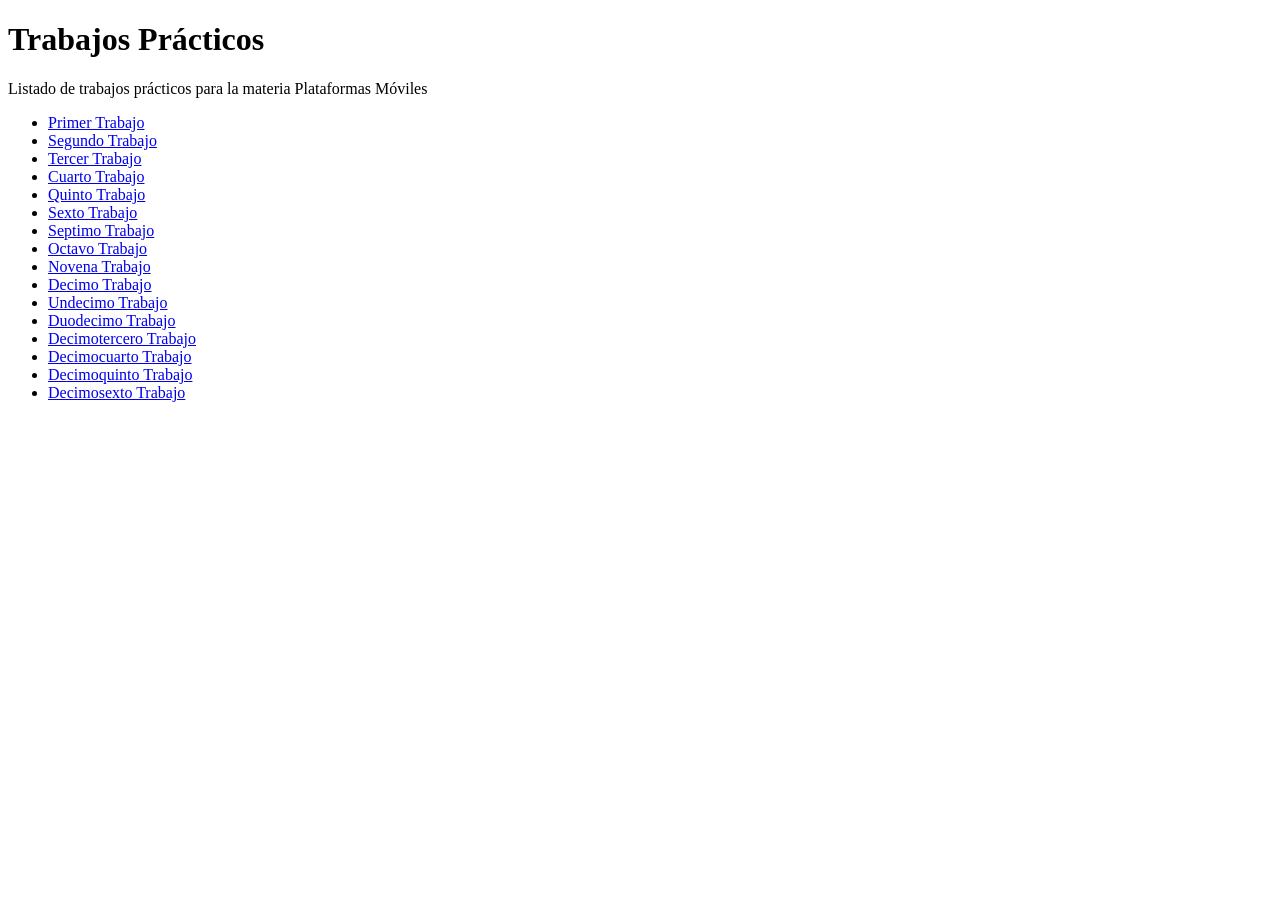
<file: index.html>
<!DOCTYPE html>
<html>
   <head>
      <title>Hola Mundo!</title>
   </head>
   <body>
     <h1>Trabajos Prácticos</h1>
     <p>Listado de trabajos prácticos para la materia Plataformas Móviles</p>
     <ul>
      <li><a href="tp-1">Primer Trabajo</a></li>
      <li><a href="tp-2">Segundo Trabajo</a></li>
      <li><a href="tp-3">Tercer Trabajo</a></li>
      <li><a href="tp-4">Cuarto Trabajo</a></li>
      <li><a href="tp-5">Quinto Trabajo</a></li>
      <li><a href="tp-6">Sexto Trabajo</a></li>
      <li><a href="tp-7">Septimo Trabajo</a></li>
      <li><a href="tp-8">Octavo Trabajo</a></li>
      <li><a href="tp-9">Novena Trabajo</a></li>
      <li><a href="tp-10">Decimo Trabajo</a></li>
      <li><a href="tp-11">Undecimo Trabajo</a></li>
      <li><a href="tp-12">Duodecimo Trabajo</a></li>
      <li><a href="tp-13">Decimotercero Trabajo</a></li>
      <li><a href="tp-14">Decimocuarto Trabajo</a></li>
      <li><a href="tp-15">Decimoquinto Trabajo</a></li>
      <li><a href="tp-16">Decimosexto Trabajo</a></li>
     </ul>
   </body>
</html>
</file>
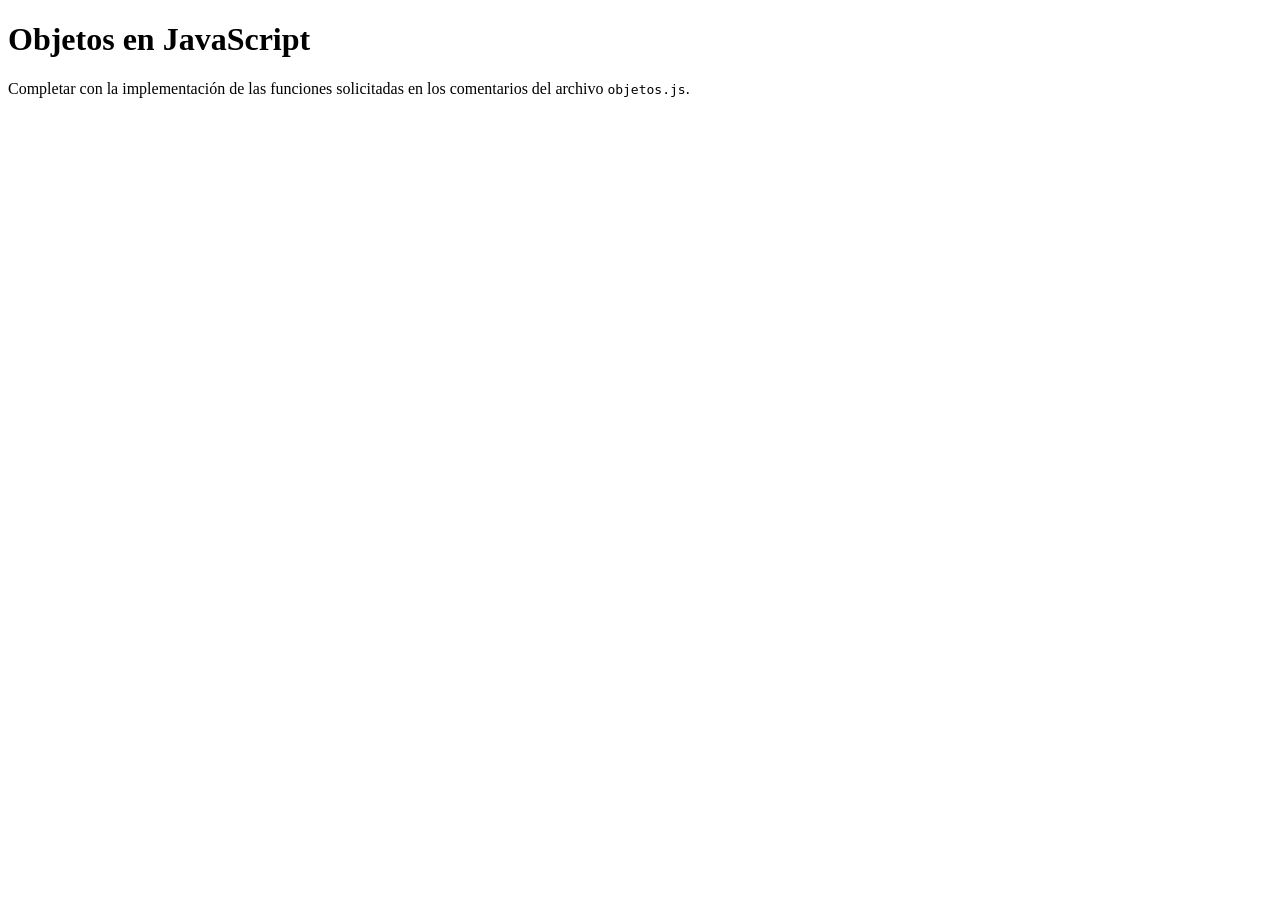
<file: tp-10/index.html>
<!DOCTYPE html>
<html>
<head>
    <meta charset="utf-8">
    <meta name="viewport" content="width=device-width, initial-scale=1">
    <title>Objetos en JavaScript</title>
</head>
<body>
    <h1>Objetos en JavaScript</h1>
    <p>Completar con la implementación de las funciones solicitadas en los comentarios del archivo <code>objetos.js</code>.</p>
    <script src="objetos.js"></script>
</body>
</html>
</file>
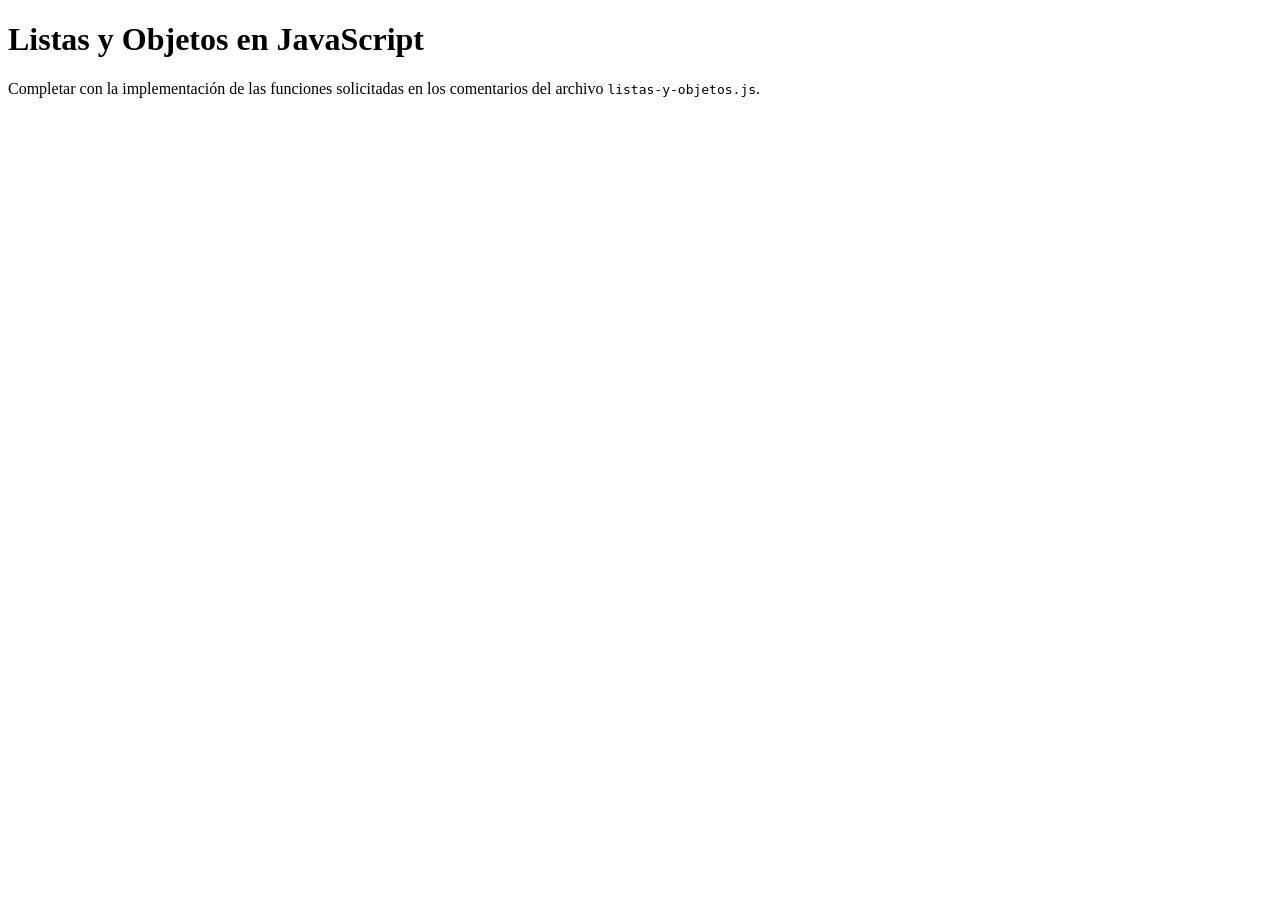
<file: tp-11/index.html>
<!DOCTYPE html>
<html>
<head>
    <meta charset="utf-8">
    <meta name="viewport" content="width=device-width, initial-scale=1">
    <title>Listas y Objetos en JavaScript</title>
</head>
<body>
    <h1>Listas y Objetos en JavaScript</h1>
    <p>Completar con la implementación de las funciones solicitadas en los comentarios del archivo <code>listas-y-objetos.js</code>.</p>
   <script src="listas-y-objetos.js"></script>
</body>
</html>
</file>
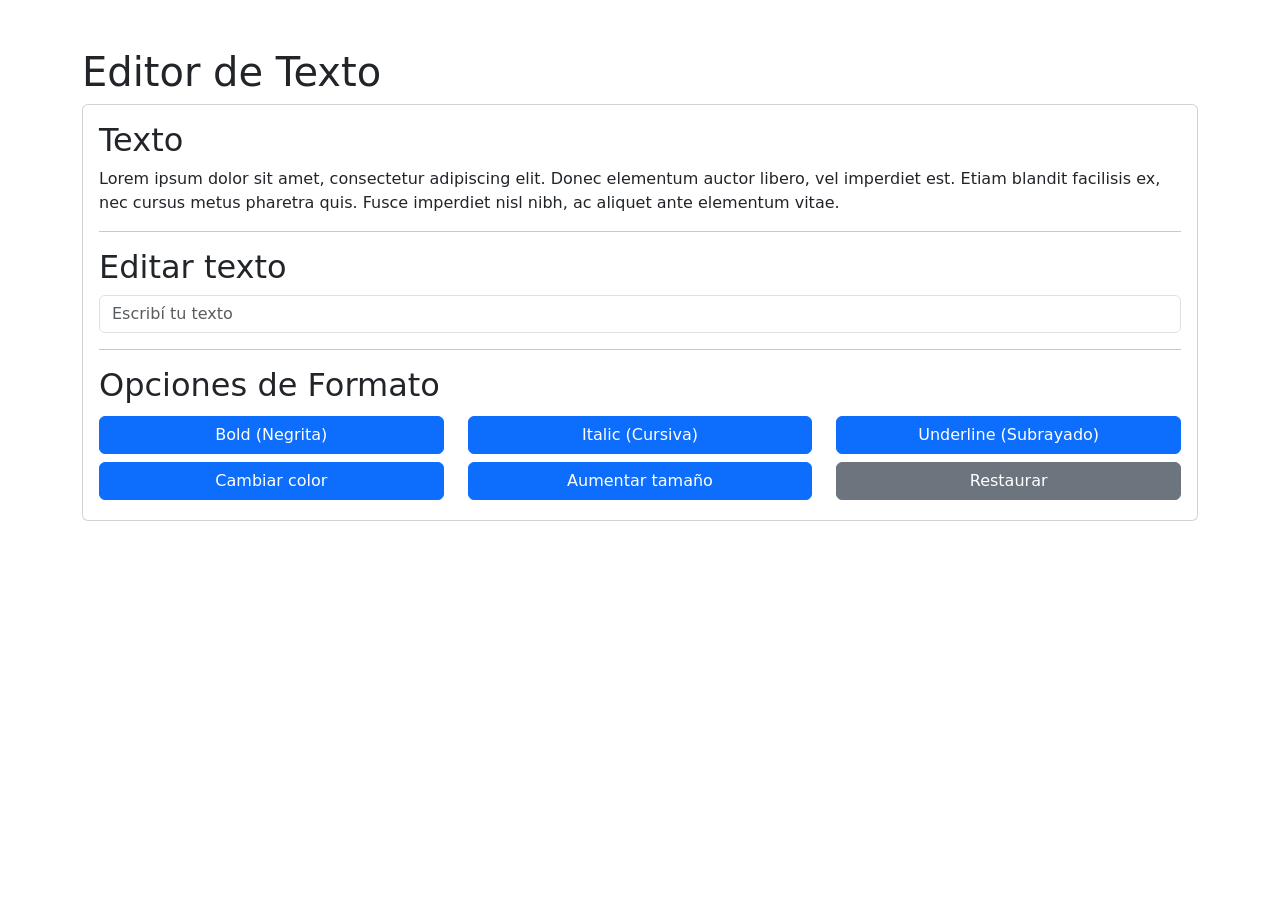
<file: tp-12/index.html>
<!DOCTYPE html>
<html>
<head>
    <meta charset="utf-8">
    <meta name="viewport" content="width=device-width, initial-scale=1">
    <title>Editor de Texto - DOM y JavaScript</title>

    <link href="https://cdn.jsdelivr.net/npm/bootstrap@5.3.6/dist/css/bootstrap.min.css"
        rel="stylesheet"
        integrity="sha384-4Q6Gf2aSP4eDXB8Miphtr37CMZZQ5oXLH2yaXMJ2w8e2ZtHTl7GptT4jmndRuHDT"
        crossorigin="anonymous">
</head>

<body>

    <div class="container my-1 my-sm-2 my-md-4 my-lg-5">

        <h1>Editor de Texto</h1>

        <div class="card">
            <div class="card-body">

                <h2>Texto</h2>

                <p class="texto" id="texto">
                    Lorem ipsum dolor sit amet, consectetur adipiscing elit. Donec elementum auctor libero, vel imperdiet est. Etiam blandit facilisis ex, nec cursus metus pharetra quis. Fusce imperdiet nisl nibh, ac aliquet ante elementum vitae.
                </p>

                <hr class="hr">

                <h2>Editar texto</h2>

                <input
                    type="text"
                    id="input-texto"
                    class="form-control"
                    placeholder="Escribí tu texto"
                >

                <hr>

                <h2>Opciones de Formato</h2>

                <div class="row">

                    <div class="col-12 col-md-4 my-1">
                        <button
                            id="btn-negrita"
                            class="btn d-block w-100 btn-primary"
                            data-formato="negrita">
                            Bold (Negrita)
                        </button>
                    </div>

                    <div class="col-12 col-md-4 my-1">
                        <button
                            id="btn-cursiva"
                            class="btn d-block w-100 btn-primary"
                            data-formato="cursiva">
                            Italic (Cursiva)
                        </button>
                    </div>

                    <div class="col-12 col-md-4 my-1">
                        <button
                            id="btn-subrayado"
                            class="btn d-block w-100 btn-primary"
                            data-formato="subrayado">
                            Underline (Subrayado)
                        </button>
                    </div>

                    <div class="col-12 col-md-4 my-1">
                        <button
                            id="btn-color"
                            class="btn d-block w-100 btn-primary">
                            Cambiar color
                        </button>
                    </div>

                    <div class="col-12 col-md-4 my-1">
                        <button
                            id="btn-tamaño"
                            class="btn d-block w-100 btn-primary">
                            Aumentar tamaño
                        </button>
                    </div>

                    <div class="col-12 col-md-4 my-1">
                        <button
                            id="btn-restaurar"
                            class="btn d-block w-100 btn-secondary">
                            Restaurar
                        </button>
                    </div>

                </div>

            </div>
        </div>
    </div>


    <script src="https://cdn.jsdelivr.net/npm/bootstrap@5.3.6/dist/js/bootstrap.bundle.min.js"
        integrity="sha384-j1CDi7MgGQ12Z7Qab0qlWQ/Qqz24Gc6BM0thvEMVjHnfYGF0rmFCozFSxQBxwHKO"
        crossorigin="anonymous">
    </script>


    <script type="text/javascript">

        // Elemento donde aparece el texto
        const texto = document.querySelector("#texto");

        // Input para modificar el texto
        const inputTexto = document.querySelector("#input-texto");


        /**
         * funcionNegrita()
         * Activa o desactiva la negrita.
         */
        function funcionNegrita() {

            if (texto.style.fontWeight === "bold") {

                texto.style.fontWeight = "normal";

                document.querySelector("#btn-negrita").textContent =
                    "Bold (Desactivado)";

            } else {

                texto.style.fontWeight = "bold";

                document.querySelector("#btn-negrita").textContent =
                    "Bold (Activado)";
            }
        }


        /**
         * funcionCursiva()
         * Activa o desactiva la cursiva.
         */
        function funcionCursiva() {

            if (texto.style.fontStyle === "italic") {

                texto.style.fontStyle = "normal";

                document.querySelector("#btn-cursiva").textContent =
                    "Italic (Desactivado)";

            } else {

                texto.style.fontStyle = "italic";

                document.querySelector("#btn-cursiva").textContent =
                    "Italic (Activado)";
            }
        }


        /**
         * funcionSubrayado()
         * Activa o desactiva el subrayado.
         */
        function funcionSubrayado() {

            if (texto.style.textDecoration === "underline") {

                texto.style.textDecoration = "none";

                document.querySelector("#btn-subrayado").textContent =
                    "Underline (Desactivado)";

            } else {

                texto.style.textDecoration = "underline";

                document.querySelector("#btn-subrayado").textContent =
                    "Underline (Activado)";
            }
        }


        /**
         * Cambiar color
         */
        function cambiarColor() {

            if (texto.style.color === "red") {

                texto.style.color = "black";

                document.querySelector("#btn-color").textContent =
                    "Cambiar color";

            } else {

                texto.style.color = "red";

                document.querySelector("#btn-color").textContent =
                    "Color activado";
            }
        }


        /**
         * Cambiar tamaño
         */
        function cambiarTamaño() {

            let tamañoActual = parseInt(
                window.getComputedStyle(texto).fontSize
            );

            texto.style.fontSize = (tamañoActual + 2) + "px";
        }


        /**
         * Editar texto
         */
        inputTexto.addEventListener("input", function() {

            texto.textContent = inputTexto.value;

        });


        /**
         * Restaurar texto
         */
        function restaurar() {

            texto.textContent =
                "Lorem ipsum dolor sit amet, consectetur adipiscing elit. Donec elementum auctor libero, vel imperdiet est. Etiam blandit facilisis ex, nec cursus metus pharetra quis. Fusce imperdiet nisl nibh, ac aliquet ante elementum vitae.";

            texto.style.fontWeight = "normal";
            texto.style.fontStyle = "normal";
            texto.style.textDecoration = "none";
            texto.style.color = "black";
            texto.style.fontSize = "";

            inputTexto.value = "";

            document.querySelector("#btn-negrita").textContent =
                "Bold (Negrita)";

            document.querySelector("#btn-cursiva").textContent =
                "Italic (Cursiva)";

            document.querySelector("#btn-subrayado").textContent =
                "Underline (Subrayado)";

            document.querySelector("#btn-color").textContent =
                "Cambiar color";
        }


        /**
         * Handler de los botones originales
         */
        function handlerBoton(e) {

            const funcionBoton = e.target.dataset.formato;

            switch (funcionBoton) {

                case 'negrita':
                    funcionNegrita();
                    break;

                case 'cursiva':
                    funcionCursiva();
                    break;

                case 'subrayado':
                    funcionSubrayado();
                    break;
            }
        }


        // Botones originales
        document
            .querySelectorAll('button[data-formato]')
            .forEach(e => e.addEventListener('click', handlerBoton));


        // Botón color
        document
            .querySelector("#btn-color")
            .addEventListener("click", cambiarColor);


        // Botón tamaño
        document
            .querySelector("#btn-tamaño")
            .addEventListener("click", cambiarTamaño);


        // Botón restaurar
        document
            .querySelector("#btn-restaurar")
            .addEventListener("click", restaurar);

    </script>

</body>
</html>
</file>
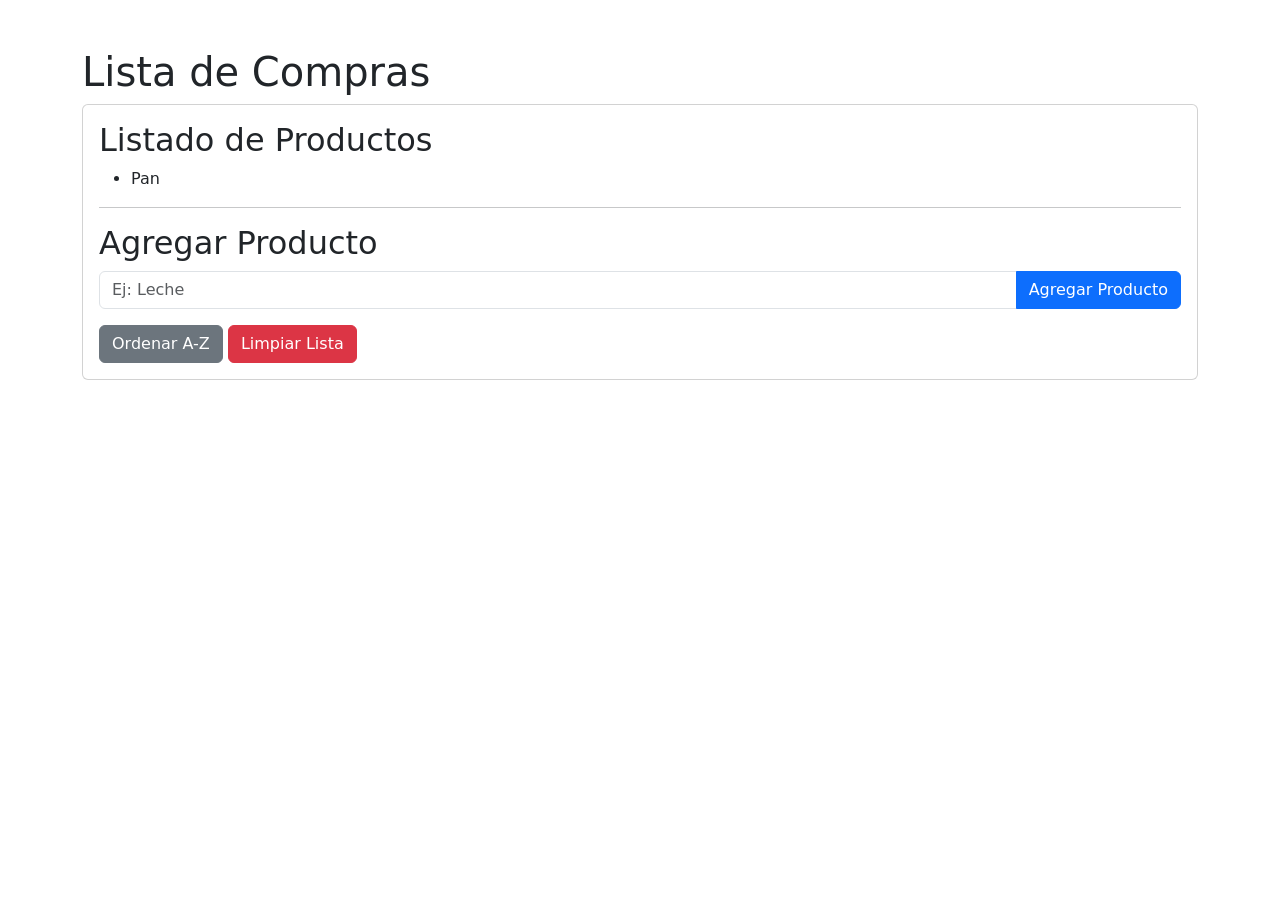
<file: tp-13/index.html>
<!DOCTYPE html>
<html>
<head>
    <meta charset="utf-8">
    <meta name="viewport" content="width=device-width, initial-scale=1">
    <title>Lista de Compras - DOM y JavaScript</title>

    <link href="https://cdn.jsdelivr.net/npm/bootstrap@5.3.6/dist/css/bootstrap.min.css"
        rel="stylesheet"
        integrity="sha384-4Q6Gf2aSP4eDXB8Miphtr37CMZZQ5oXLH2yaXMJ2w8e2ZtHTl7GptT4jmndRuHDT"
        crossorigin="anonymous">
</head>

<body>

    <div class="container my-1 my-sm-2 my-md-4 my-lg-5">

        <h1>Lista de Compras</h1>

        <div class="card">
            <div class="card-body">

                <h2>Listado de Productos</h2>

                <ul id="lista-productos">
                    <li>Pan</li>
                </ul>

                <hr class="hr">

                <h2>Agregar Producto</h2>

                <form id="form-producto">

                    <div class="input-group mb-3">

                        <input
                            type="text"
                            class="form-control"
                            aria-label="Nombre del Producto"
                            placeholder="Ej: Leche"
                        >

                        <button
                            class="btn btn-primary"
                            type="submit">
                            Agregar Producto
                        </button>

                    </div>

                </form>

                <div class="mt-3">

                    <button
                        id="btn-ordenar"
                        class="btn btn-secondary">
                        Ordenar A-Z
                    </button>

                    <button
                        id="btn-limpiar"
                        class="btn btn-danger">
                        Limpiar Lista
                    </button>

                </div>

            </div>
        </div>

    </div>


    <script src="https://cdn.jsdelivr.net/npm/bootstrap@5.3.6/dist/js/bootstrap.bundle.min.js"
        integrity="sha384-j1CDi7MgGQ12Z7Qab0qlWQ/Qqz24Gc6BM0thvEMVjHnfYGF0rmFCozFSxQBxwHKO"
        crossorigin="anonymous">
    </script>


    <script type="text/javascript">

        // Obtener la lista del HTML
        const listaProductos = document.querySelector("#lista-productos");


        /**
         * agregarProducto()
         * Agrega un nuevo producto a la lista.
         */
        function agregarProducto(nombreProducto) {

            // Evitamos agregar productos vacíos
            if (nombreProducto.trim() === "") {
                return;
            }

            // Crear un nuevo elemento li
            const nuevoProducto = document.createElement("li");

            nuevoProducto.classList.add(
                "d-flex",
                "justify-content-between",
                "align-items-center",
                "mb-2"
            );

            // Crear el texto del producto
            const textoProducto = document.createElement("span");

            textoProducto.textContent = nombreProducto;

            // Marcar producto como comprado
            textoProducto.addEventListener("click", function() {

                if (textoProducto.style.textDecoration === "line-through") {
                    textoProducto.style.textDecoration = "none";
                } else {
                    textoProducto.style.textDecoration = "line-through";
                }

                guardarLista();

            });


            // Botón editar
            const botonEditar = document.createElement("button");

            botonEditar.textContent = "Editar";

            botonEditar.classList.add(
                "btn",
                "btn-warning",
                "btn-sm",
                "me-2"
            );


            botonEditar.addEventListener("click", function() {

                const nuevoNombre = prompt(
                    "Ingrese el nuevo nombre:",
                    textoProducto.textContent
                );

                if (
                    nuevoNombre !== null &&
                    nuevoNombre.trim() !== ""
                ) {

                    textoProducto.textContent =
                        nuevoNombre.trim();

                    guardarLista();
                }

            });


            // Botón eliminar
            const botonEliminar = document.createElement("button");

            botonEliminar.textContent = "Eliminar";

            botonEliminar.classList.add(
                "btn",
                "btn-danger",
                "btn-sm"
            );


            botonEliminar.addEventListener("click", function() {

                nuevoProducto.remove();

                guardarLista();

            });


            // Contenedor de botones
            const botones = document.createElement("div");

            botones.appendChild(botonEditar);
            botones.appendChild(botonEliminar);


            // Agregar elementos al li
            nuevoProducto.appendChild(textoProducto);
            nuevoProducto.appendChild(botones);


            // Agregar el producto a la lista
            listaProductos.appendChild(nuevoProducto);


            // Guardar en localStorage
            guardarLista();
        }


        /**
         * Handler del formulario
         */
        function handlerFormulario(evento) {

            evento.preventDefault();

            const input = evento.target.querySelector("input");

            const nombreProducto = input.value;

            input.value = "";

            agregarProducto(nombreProducto);
        }


        /**
         * Limpiar toda la lista
         */
        function limpiarLista() {

            listaProductos.innerHTML = "";

            guardarLista();
        }


        /**
         * Ordenar productos alfabéticamente
         */
        function ordenarProductos() {

            const productos =
                Array.from(listaProductos.children);

            productos.sort(function(a, b) {

                const nombreA =
                    a.querySelector("span").textContent.toLowerCase();

                const nombreB =
                    b.querySelector("span").textContent.toLowerCase();

                return nombreA.localeCompare(nombreB);
            });


            productos.forEach(function(producto) {

                listaProductos.appendChild(producto);

            });

            guardarLista();
        }


        /**
         * Guardar la lista en localStorage
         */
        function guardarLista() {

            const productos = [];

            listaProductos.querySelectorAll("li").forEach(
                function(producto) {

                    const texto =
                        producto.querySelector("span");

                    productos.push({
                        nombre: texto.textContent,
                        comprado:
                            texto.style.textDecoration === "line-through"
                    });

                }
            );

            localStorage.setItem(
                "listaCompras",
                JSON.stringify(productos)
            );
        }


        /**
         * Cargar la lista desde localStorage
         */
        function cargarLista() {

            const datos =
                localStorage.getItem("listaCompras");

            if (datos === null) {
                return;
            }


            const productos = JSON.parse(datos);

            listaProductos.innerHTML = "";


            productos.forEach(function(producto) {

                agregarProducto(producto.nombre);

                const ultimoProducto =
                    listaProductos.lastElementChild;

                const texto =
                    ultimoProducto.querySelector("span");


                if (producto.comprado) {

                    texto.style.textDecoration =
                        "line-through";
                }

            });

        }


        // Evento del formulario
        document
            .querySelector("#form-producto")
            .addEventListener(
                "submit",
                handlerFormulario
            );


        // Botón ordenar
        document
            .querySelector("#btn-ordenar")
            .addEventListener(
                "click",
                ordenarProductos
            );


        // Botón limpiar
        document
            .querySelector("#btn-limpiar")
            .addEventListener(
                "click",
                limpiarLista
            );


        // Cargar productos guardados
        cargarLista();

    </script>

</body>
</html>
</file>
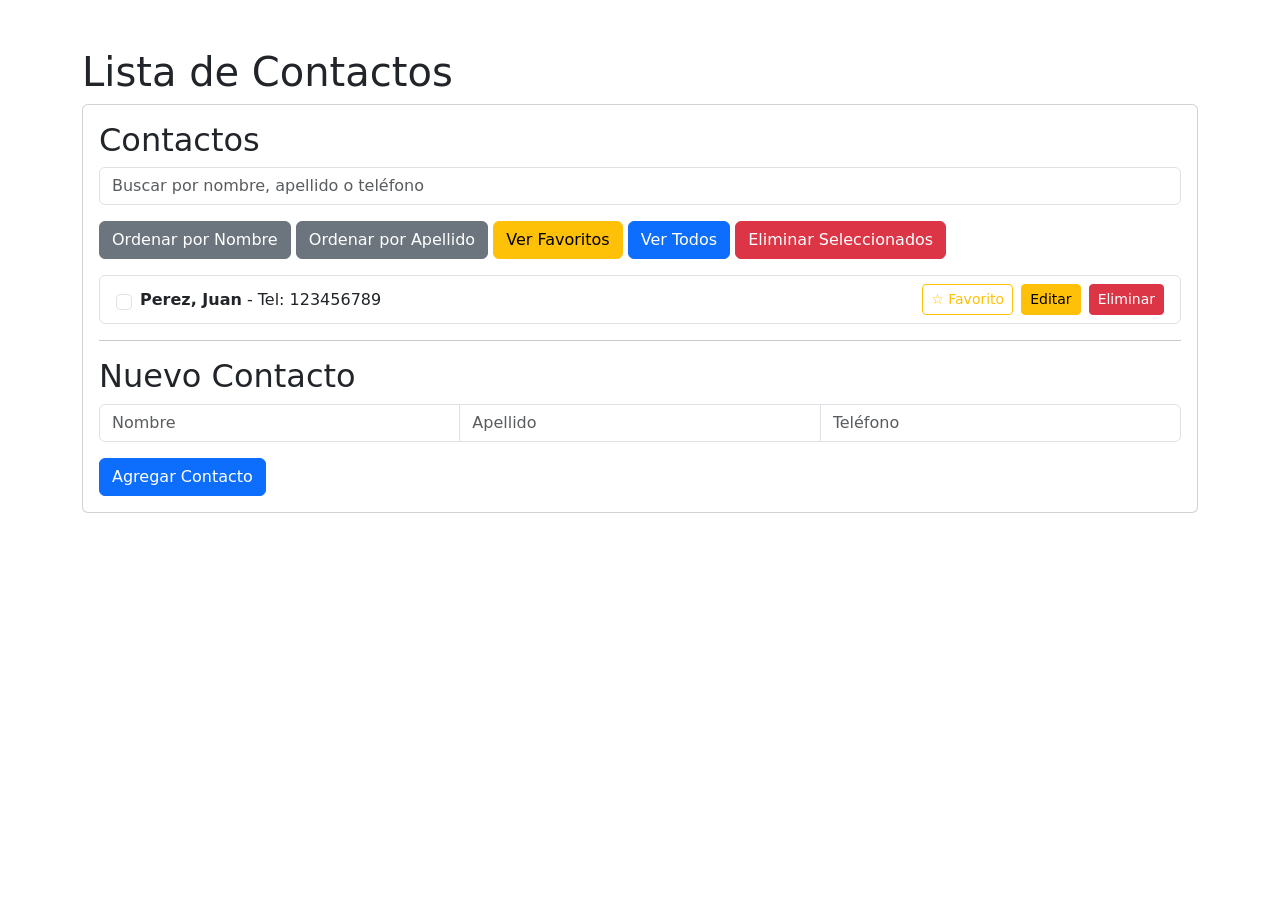
<file: tp-14/index.html>
<!DOCTYPE html>
<html>
<head>
    <meta charset="utf-8">
    <meta name="viewport" content="width=device-width, initial-scale=1">
    <title>Lista de Contactos - DOM y JavaScript</title>

    <link href="https://cdn.jsdelivr.net/npm/bootstrap@5.3.6/dist/css/bootstrap.min.css"
        rel="stylesheet"
        integrity="sha384-4Q6Gf2aSP4eDXB8Miphtr37CMZZQ5oXLH2yaXMJ2w8e2ZtHTl7GptT4jmndRuHDT"
        crossorigin="anonymous">
</head>

<body>

    <div class="container my-1 my-sm-2 my-md-4 my-lg-5">

        <h1>Lista de Contactos</h1>

        <div class="card">
            <div class="card-body">

                <h2>Contactos</h2>

                <!-- Buscador -->
                <input
                    type="text"
                    id="buscador"
                    class="form-control mb-3"
                    placeholder="Buscar por nombre, apellido o teléfono"
                >

                <!-- Opciones de orden -->
                <div class="mb-3">

                    <button
                        id="ordenar-nombre"
                        class="btn btn-secondary">
                        Ordenar por Nombre
                    </button>

                    <button
                        id="ordenar-apellido"
                        class="btn btn-secondary">
                        Ordenar por Apellido
                    </button>

                    <button
                        id="mostrar-favoritos"
                        class="btn btn-warning">
                        Ver Favoritos
                    </button>

                    <button
                        id="mostrar-todos"
                        class="btn btn-primary">
                        Ver Todos
                    </button>

                    <button
                        id="eliminar-seleccionados"
                        class="btn btn-danger">
                        Eliminar Seleccionados
                    </button>

                </div>

                <ul id="lista-contactos" class="list-group"></ul>

                <hr class="hr">

                <h2>Nuevo Contacto</h2>

                <form id="form-producto">

                    <div class="input-group mb-3">

                        <input
                            type="text"
                            class="form-control"
                            name="nombre"
                            id="input-nombre"
                            placeholder="Nombre"
                            aria-label="Nombre"
                        >

                        <input
                            type="text"
                            class="form-control"
                            name="apellido"
                            id="input-apellido"
                            placeholder="Apellido"
                            aria-label="Apellido"
                        >

                        <input
                            type="text"
                            class="form-control"
                            name="telefono"
                            id="input-telefono"
                            placeholder="Teléfono"
                            aria-label="Teléfono"
                        >

                    </div>

                    <button
                        class="btn btn-primary"
                        type="submit">
                        Agregar Contacto
                    </button>

                </form>

            </div>
        </div>

    </div>


    <script src="https://cdn.jsdelivr.net/npm/bootstrap@5.3.6/dist/js/bootstrap.bundle.min.js"
        integrity="sha384-j1CDi7MgGQ12Z7Qab0qlWQ/Qqz24Gc6BM0thvEMVjHnfYGF0rmFCozFSxQBxwHKO"
        crossorigin="anonymous">
    </script>


    <script type="text/javascript">

        let contactos = [
            {
                nombre: 'Juan',
                apellido: 'Perez',
                telefono: '123456789',
                favorito: false
            }
        ];


        // Variable para saber si estamos mostrando solamente favoritos
        let soloFavoritos = false;


        /**
         * agregarContacto()
         * Agrega un nuevo contacto a la lista.
         */
        function agregarContacto(nombre, apellido, telefono) {

            if (
                nombre.trim() === "" ||
                apellido.trim() === "" ||
                telefono.trim() === ""
            ) {
                alert("Completá todos los campos.");
                return;
            }


            const nuevoContacto = {
                nombre: nombre.trim(),
                apellido: apellido.trim(),
                telefono: telefono.trim(),
                favorito: false
            };


            contactos.push(nuevoContacto);

            mostrarListado();
        }


        /**
         * mostrarListado()
         * Muestra todos los contactos en el DOM.
         */
        function mostrarListado() {

            const lista =
                document.querySelector("#lista-contactos");

            lista.innerHTML = "";


            const textoBusqueda =
                document.querySelector("#buscador").value.toLowerCase();


            contactos.forEach(function(contacto, indice) {

                // Filtrar favoritos
                if (soloFavoritos && !contacto.favorito) {
                    return;
                }


                // Filtrar por buscador
                const datosContacto =
                    (
                        contacto.nombre +
                        " " +
                        contacto.apellido +
                        " " +
                        contacto.telefono
                    ).toLowerCase();


                if (!datosContacto.includes(textoBusqueda)) {
                    return;
                }


                // Crear elemento
                const elemento =
                    document.createElement("li");

                elemento.classList.add(
                    "list-group-item",
                    "d-flex",
                    "justify-content-between",
                    "align-items-center"
                );


                // Checkbox
                const checkbox =
                    document.createElement("input");

                checkbox.type = "checkbox";

                checkbox.classList.add(
                    "form-check-input",
                    "me-2",
                    "checkbox-contacto"
                );

                checkbox.dataset.indice = indice;


                // Información del contacto
                const informacion =
                    document.createElement("span");

                informacion.innerHTML =
                    "<strong>" +
                    contacto.apellido +
                    ", " +
                    contacto.nombre +
                    "</strong>" +
                    " - Tel: " +
                    contacto.telefono;


                // Botón favorito
                const botonFavorito =
                    document.createElement("button");

                botonFavorito.classList.add(
                    "btn",
                    "btn-sm",
                    "me-2"
                );


                if (contacto.favorito) {

                    botonFavorito.textContent =
                        "★ Favorito";

                    botonFavorito.classList.add(
                        "btn-warning"
                    );

                } else {

                    botonFavorito.textContent =
                        "☆ Favorito";

                    botonFavorito.classList.add(
                        "btn-outline-warning"
                    );
                }


                botonFavorito.addEventListener(
                    "click",
                    function() {

                        contacto.favorito =
                            !contacto.favorito;

                        mostrarListado();
                    }
                );


                // Botón editar
                const botonEditar =
                    document.createElement("button");

                botonEditar.textContent =
                    "Editar";

                botonEditar.classList.add(
                    "btn",
                    "btn-warning",
                    "btn-sm",
                    "me-2"
                );


                botonEditar.addEventListener(
                    "click",
                    function() {

                        const nuevoNombre =
                            prompt(
                                "Nuevo nombre:",
                                contacto.nombre
                            );

                        if (nuevoNombre === null) {
                            return;
                        }


                        const nuevoApellido =
                            prompt(
                                "Nuevo apellido:",
                                contacto.apellido
                            );

                        if (nuevoApellido === null) {
                            return;
                        }


                        const nuevoTelefono =
                            prompt(
                                "Nuevo teléfono:",
                                contacto.telefono
                            );

                        if (nuevoTelefono === null) {
                            return;
                        }


                        if (
                            nuevoNombre.trim() !== "" &&
                            nuevoApellido.trim() !== "" &&
                            nuevoTelefono.trim() !== ""
                        ) {

                            contacto.nombre =
                                nuevoNombre.trim();

                            contacto.apellido =
                                nuevoApellido.trim();

                            contacto.telefono =
                                nuevoTelefono.trim();

                            mostrarListado();
                        }

                    }
                );


                // Botón eliminar
                const botonEliminar =
                    document.createElement("button");

                botonEliminar.textContent =
                    "Eliminar";

                botonEliminar.classList.add(
                    "btn",
                    "btn-danger",
                    "btn-sm"
                );


                botonEliminar.addEventListener(
                    "click",
                    function() {

                        contactos.splice(indice, 1);

                        mostrarListado();
                    }
                );


                // Contenedor de botones
                const botones =
                    document.createElement("div");

                botones.appendChild(botonFavorito);
                botones.appendChild(botonEditar);
                botones.appendChild(botonEliminar);


                // Contenedor de información
                const izquierda =
                    document.createElement("div");

                izquierda.classList.add(
                    "d-flex",
                    "align-items-center"
                );

                izquierda.appendChild(checkbox);
                izquierda.appendChild(informacion);


                // Agregar elementos al li
                elemento.appendChild(izquierda);
                elemento.appendChild(botones);


                lista.appendChild(elemento);

            });

        }


        /**
         * Ordenar por nombre
         */
        function ordenarPorNombre() {

            contactos.sort(function(a, b) {

                return a.nombre.localeCompare(
                    b.nombre
                );

            });

            mostrarListado();
        }


        /**
         * Ordenar por apellido
         */
        function ordenarPorApellido() {

            contactos.sort(function(a, b) {

                return a.apellido.localeCompare(
                    b.apellido
                );

            });

            mostrarListado();
        }


        /**
         * Mostrar solamente favoritos
         */
        function mostrarFavoritos() {

            soloFavoritos = true;

            mostrarListado();
        }


        /**
         * Mostrar todos
         */
        function mostrarTodos() {

            soloFavoritos = false;

            mostrarListado();
        }


        /**
         * Eliminar contactos seleccionados
         */
        function eliminarSeleccionados() {

            const checkboxes =
                document.querySelectorAll(
                    ".checkbox-contacto:checked"
                );


            const indices = [];


            checkboxes.forEach(function(checkbox) {

                indices.push(
                    parseInt(checkbox.dataset.indice)
                );

            });


            // Eliminamos desde el último hacia el primero
            indices
                .sort(function(a, b) {
                    return b - a;
                })
                .forEach(function(indice) {

                    contactos.splice(indice, 1);

                });


            mostrarListado();
        }


        /**
         * Buscar contactos
         */
        document
            .querySelector("#buscador")
            .addEventListener(
                "input",
                function() {

                    mostrarListado();

                }
            );


        /**
         * Formulario
         */
        function handlerFormulario(e) {

            e.preventDefault();

            const inputNombre =
                e.target.querySelector(
                    "#input-nombre"
                );

            const inputApellido =
                e.target.querySelector(
                    "#input-apellido"
                );

            const inputTelefono =
                e.target.querySelector(
                    "#input-telefono"
                );


            const nombre =
                inputNombre.value;

            const apellido =
                inputApellido.value;

            const telefono =
                inputTelefono.value;


            inputNombre.value = "";
            inputApellido.value = "";
            inputTelefono.value = "";


            agregarContacto(
                nombre,
                apellido,
                telefono
            );
        }


        // Eventos
        document
            .querySelector("form")
            .addEventListener(
                "submit",
                handlerFormulario
            );


        document
            .querySelector("#ordenar-nombre")
            .addEventListener(
                "click",
                ordenarPorNombre
            );


        document
            .querySelector("#ordenar-apellido")
            .addEventListener(
                "click",
                ordenarPorApellido
            );


        document
            .querySelector("#mostrar-favoritos")
            .addEventListener(
                "click",
                mostrarFavoritos
            );


        document
            .querySelector("#mostrar-todos")
            .addEventListener(
                "click",
                mostrarTodos
            );


        document
            .querySelector("#eliminar-seleccionados")
            .addEventListener(
                "click",
                eliminarSeleccionados
            );


        // Mostrar el contacto inicial
        mostrarListado();

    </script>

</body>
</html>
</file>
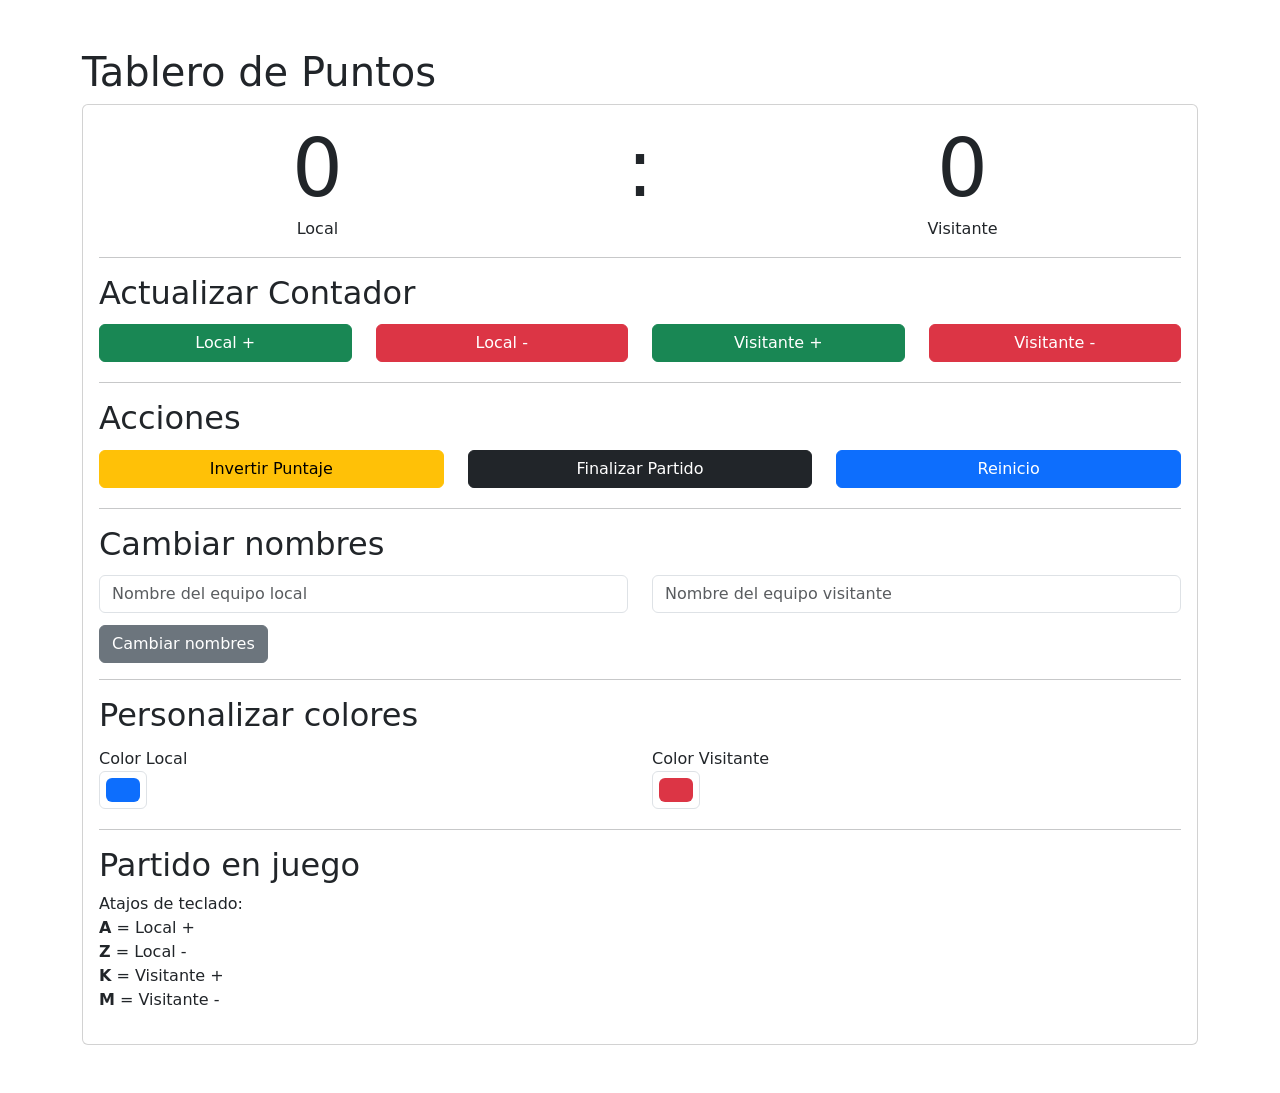
<file: tp-15/index.html>
<!DOCTYPE html>
<html>
<head>
    <meta charset="utf-8">
    <meta name="viewport" content="width=device-width, initial-scale=1">
    <title>Tablero de Puntos - DOM y JavaScript</title>

    <link href="https://cdn.jsdelivr.net/npm/bootstrap@5.3.6/dist/css/bootstrap.min.css"
        rel="stylesheet"
        integrity="sha384-4Q6Gf2aSP4eDXB8Miphtr37CMZZQ5oXLH2yaXMJ2w8e2ZtHTl7GptT4jmndRuHDT"
        crossorigin="anonymous">
</head>

<body>

    <div class="container my-1 my-sm-2 my-md-4 my-lg-5">

        <h1>Tablero de Puntos</h1>

        <div class="card">

            <div class="card-body">

                <!-- TABLERO -->
                <div class="row text-center">

                    <div class="col-5">

                        <span
                            id="puntaje-local"
                            class="display-1">
                            0
                        </span>

                        <p
                            id="nombre-local"
                            class="m-0">
                            Local
                        </p>

                    </div>


                    <div class="col-2">

                        <span class="display-1">
                            :
                        </span>

                    </div>


                    <div class="col-5">

                        <span
                            id="puntaje-visitante"
                            class="display-1">
                            0
                        </span>

                        <p
                            id="nombre-visitante"
                            class="m-0">
                            Visitante
                        </p>

                    </div>

                </div>


                <hr class="hr">


                <!-- ACTUALIZAR CONTADOR -->
                <h2>Actualizar Contador</h2>

                <div class="row">

                    <div class="col-6 col-md-3 my-1">

                        <button
                            id="sumar-local"
                            class="btn d-block w-100 btn-success">
                            Local +
                        </button>

                    </div>


                    <div class="col-6 col-md-3 my-1">

                        <button
                            id="restar-local"
                            class="btn d-block w-100 btn-danger">
                            Local -
                        </button>

                    </div>


                    <div class="col-6 col-md-3 my-1">

                        <button
                            id="sumar-visitante"
                            class="btn d-block w-100 btn-success">
                            Visitante +
                        </button>

                    </div>


                    <div class="col-6 col-md-3 my-1">

                        <button
                            id="restar-visitante"
                            class="btn d-block w-100 btn-danger">
                            Visitante -
                        </button>

                    </div>

                </div>


                <hr>


                <!-- OTRAS ACCIONES -->

                <h2>Acciones</h2>

                <div class="row">

                    <div class="col-12 col-md-4 my-1">

                        <button
                            id="invertir"
                            class="btn btn-warning d-block w-100">
                            Invertir Puntaje
                        </button>

                    </div>


                    <div class="col-12 col-md-4 my-1">

                        <button
                            id="finalizar"
                            class="btn btn-dark d-block w-100">
                            Finalizar Partido
                        </button>

                    </div>


                    <div class="col-12 col-md-4 my-1">

                        <button
                            id="reiniciar"
                            class="btn btn-primary d-block w-100">
                            Reinicio
                        </button>

                    </div>

                </div>


                <hr>


                <!-- BONUS: NOMBRES -->

                <h2>Cambiar nombres</h2>

                <div class="row">

                    <div class="col-md-6 my-1">

                        <input
                            id="input-local"
                            type="text"
                            class="form-control"
                            placeholder="Nombre del equipo local">

                    </div>


                    <div class="col-md-6 my-1">

                        <input
                            id="input-visitante"
                            type="text"
                            class="form-control"
                            placeholder="Nombre del equipo visitante">

                    </div>

                </div>


                <button
                    id="cambiar-nombres"
                    class="btn btn-secondary mt-2">
                    Cambiar nombres
                </button>


                <hr>


                <!-- BONUS: COLORES -->

                <h2>Personalizar colores</h2>

                <div class="row">

                    <div class="col-md-6 my-1">

                        <label for="color-local">
                            Color Local
                        </label>

                        <input
                            id="color-local"
                            type="color"
                            class="form-control form-control-color"
                            value="#0d6efd">

                    </div>


                    <div class="col-md-6 my-1">

                        <label for="color-visitante">
                            Color Visitante
                        </label>

                        <input
                            id="color-visitante"
                            type="color"
                            class="form-control form-control-color"
                            value="#dc3545">

                    </div>

                </div>


                <hr>


                <!-- ESTADO -->

                <h2 id="estado">
                    Partido en juego
                </h2>

                <p>
                    Atajos de teclado:
                    <br>
                    <strong>A</strong> = Local +
                    <br>
                    <strong>Z</strong> = Local -
                    <br>
                    <strong>K</strong> = Visitante +
                    <br>
                    <strong>M</strong> = Visitante -
                </p>

            </div>

        </div>

    </div>


    <script src="https://cdn.jsdelivr.net/npm/bootstrap@5.3.6/dist/js/bootstrap.bundle.min.js"
        integrity="sha384-j1CDi7MgGQ12Z7Qab0qlWQ/Qqz24Gc6BM0thvEMVjHnfYGF0rmFCozFSxQBxwHKO"
        crossorigin="anonymous">
    </script>


    <script>

        // Puntos iniciales
        let puntosLocal = 0;
        let puntosVisitante = 0;

        // Estado del partido
        let partidoFinalizado = false;


        // Elementos del DOM
        const puntajeLocal =
            document.querySelector("#puntaje-local");

        const puntajeVisitante =
            document.querySelector("#puntaje-visitante");

        const estado =
            document.querySelector("#estado");


        // Botones
        const sumarLocal =
            document.querySelector("#sumar-local");

        const restarLocal =
            document.querySelector("#restar-local");

        const sumarVisitante =
            document.querySelector("#sumar-visitante");

        const restarVisitante =
            document.querySelector("#restar-visitante");


        /**
         * Actualizar tablero
         */
        function actualizarTablero() {

            puntajeLocal.textContent =
                puntosLocal;

            puntajeVisitante.textContent =
                puntosVisitante;

        }


        /**
         * Sumar punto al Local
         */
        function sumarPuntoLocal() {

            if (partidoFinalizado) {
                return;
            }

            puntosLocal++;

            actualizarTablero();
        }


        /**
         * Restar punto al Local
         */
        function restarPuntoLocal() {

            if (partidoFinalizado) {
                return;
            }

            if (puntosLocal > 0) {
                puntosLocal--;
            }

            actualizarTablero();
        }


        /**
         * Sumar punto al Visitante
         */
        function sumarPuntoVisitante() {

            if (partidoFinalizado) {
                return;
            }

            puntosVisitante++;

            actualizarTablero();
        }


        /**
         * Restar punto al Visitante
         */
        function restarPuntoVisitante() {

            if (partidoFinalizado) {
                return;
            }

            if (puntosVisitante > 0) {
                puntosVisitante--;
            }

            actualizarTablero();
        }


        /**
         * Invertir puntaje
         */
        function invertirPuntaje() {

            if (partidoFinalizado) {
                return;
            }

            let temporal = puntosLocal;

            puntosLocal =
                puntosVisitante;

            puntosVisitante =
                temporal;

            actualizarTablero();
        }


        /**
         * Finalizar partido
         */
        function finalizarPartido() {

            partidoFinalizado = true;

            estado.textContent =
                "Partido finalizado";

            estado.classList.add(
                "text-danger"
            );


            sumarLocal.disabled = true;
            restarLocal.disabled = true;
            sumarVisitante.disabled = true;
            restarVisitante.disabled = true;

        }


        /**
         * Reiniciar tablero
         */
        function reiniciarTablero() {

            puntosLocal = 0;

            puntosVisitante = 0;

            partidoFinalizado = false;

            actualizarTablero();

            estado.textContent =
                "Partido en juego";

            estado.classList.remove(
                "text-danger"
            );


            sumarLocal.disabled = false;
            restarLocal.disabled = false;
            sumarVisitante.disabled = false;
            restarVisitante.disabled = false;

        }


        /**
         * Cambiar nombres
         */
        function cambiarNombres() {

            const inputLocal =
                document.querySelector("#input-local");

            const inputVisitante =
                document.querySelector("#input-visitante");


            const nombreLocal =
                document.querySelector("#nombre-local");

            const nombreVisitante =
                document.querySelector("#nombre-visitante");


            if (inputLocal.value.trim() !== "") {

                nombreLocal.textContent =
                    inputLocal.value.trim();

            }


            if (inputVisitante.value.trim() !== "") {

                nombreVisitante.textContent =
                    inputVisitante.value.trim();

            }


            inputLocal.value = "";
            inputVisitante.value = "";

        }


        /**
         * Cambiar color del Local
         */
        function cambiarColorLocal() {

            const color =
                document.querySelector("#color-local").value;

            document.querySelector("#nombre-local").style.color =
                color;

            puntajeLocal.style.color =
                color;

        }


        /**
         * Cambiar color del Visitante
         */
        function cambiarColorVisitante() {

            const color =
                document.querySelector("#color-visitante").value;

            document.querySelector("#nombre-visitante").style.color =
                color;

            puntajeVisitante.style.color =
                color;

        }


        // Eventos de los botones

        sumarLocal.addEventListener(
            "click",
            sumarPuntoLocal
        );

        restarLocal.addEventListener(
            "click",
            restarPuntoLocal
        );

        sumarVisitante.addEventListener(
            "click",
            sumarPuntoVisitante
        );

        restarVisitante.addEventListener(
            "click",
            restarPuntoVisitante
        );


        document.querySelector("#invertir")
            .addEventListener(
                "click",
                invertirPuntaje
            );


        document.querySelector("#finalizar")
            .addEventListener(
                "click",
                finalizarPartido
            );


        document.querySelector("#reiniciar")
            .addEventListener(
                "click",
                reiniciarTablero
            );


        document.querySelector("#cambiar-nombres")
            .addEventListener(
                "click",
                cambiarNombres
            );


        document.querySelector("#color-local")
            .addEventListener(
                "input",
                cambiarColorLocal
            );


        document.querySelector("#color-visitante")
            .addEventListener(
                "input",
                cambiarColorVisitante
            );


        /**
         * Atajos de teclado
         */
        document.addEventListener(
            "keydown",
            function(evento) {

                // Si estamos escribiendo en un input,
                // no usamos los atajos
                if (
                    evento.target.tagName === "INPUT"
                ) {
                    return;
                }


                switch (
                    evento.key.toLowerCase()
                ) {

                    case "a":
                        sumarPuntoLocal();
                        break;

                    case "z":
                        restarPuntoLocal();
                        break;

                    case "k":
                        sumarPuntoVisitante();
                        break;

                    case "m":
                        restarPuntoVisitante();
                        break;

                }

            }
        );


        // Mostrar tablero inicialmente
        actualizarTablero();

    </script>

</body>
</html>
</file>
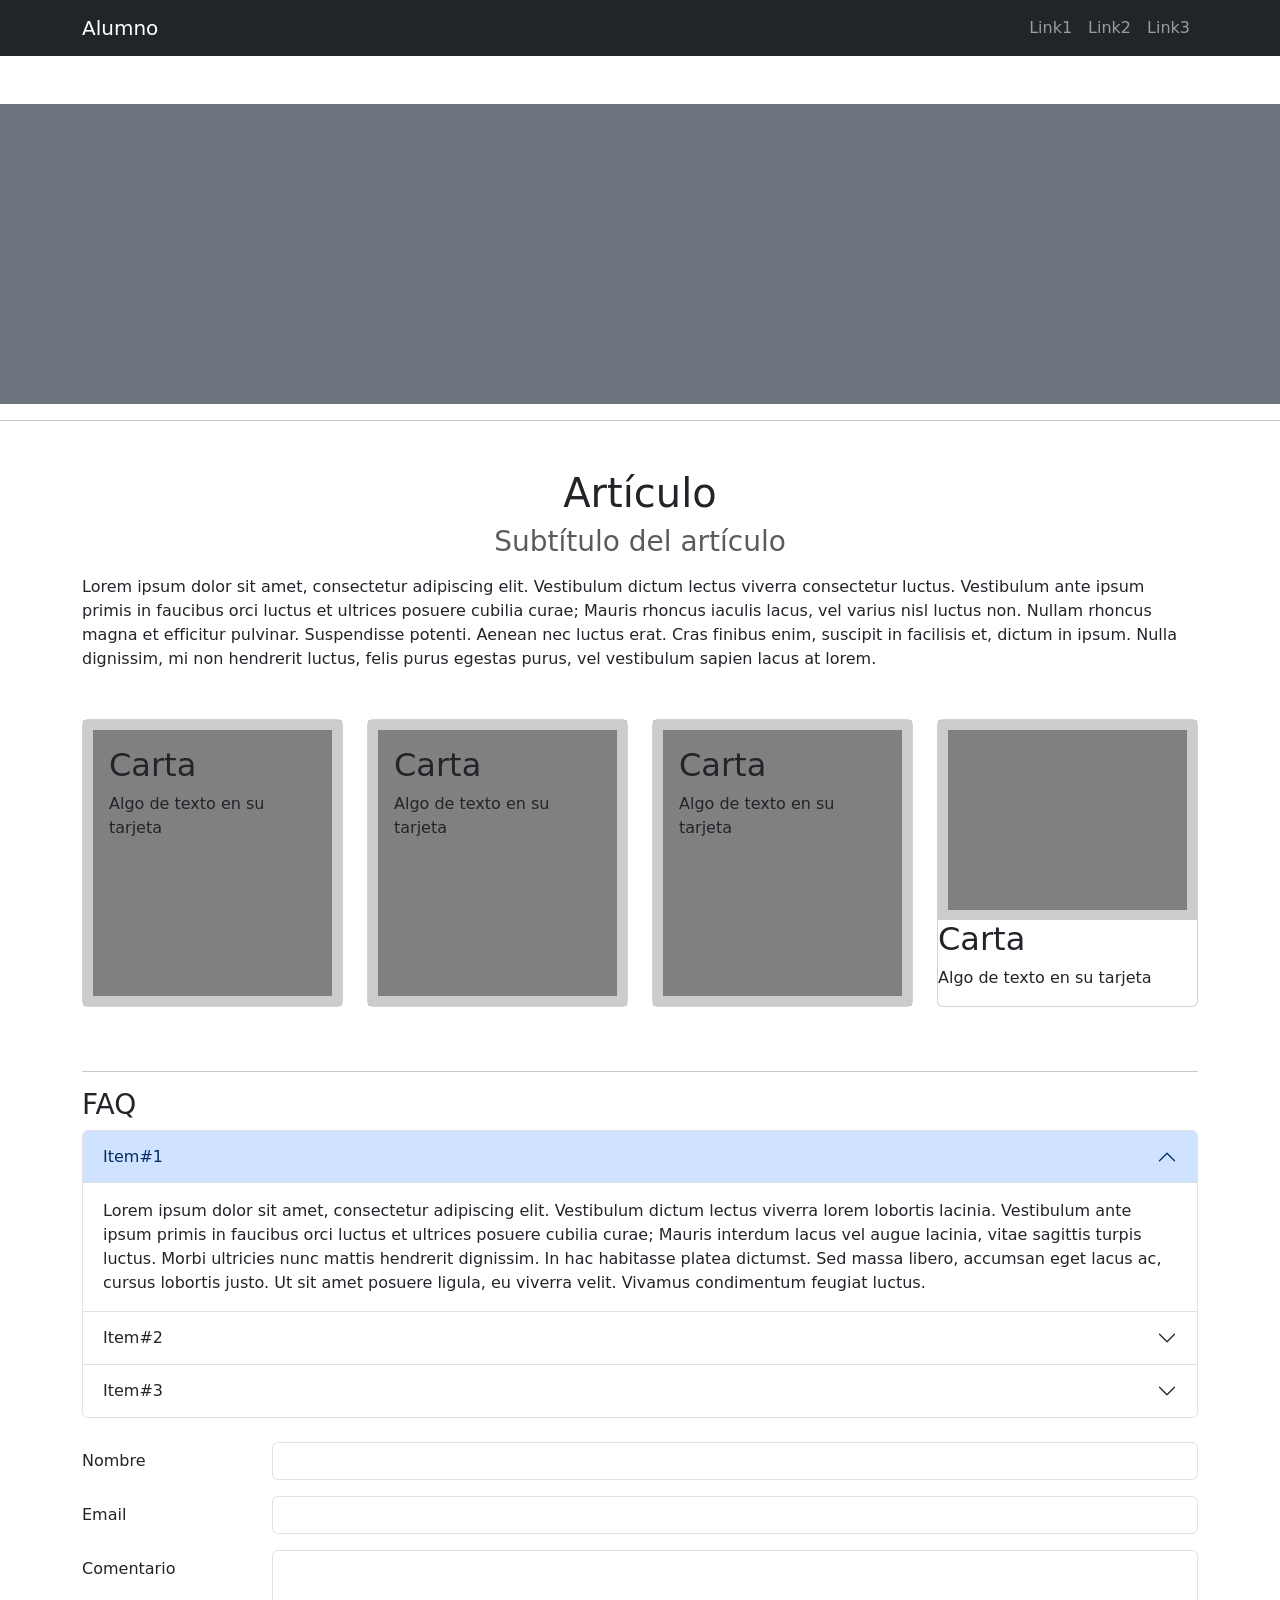
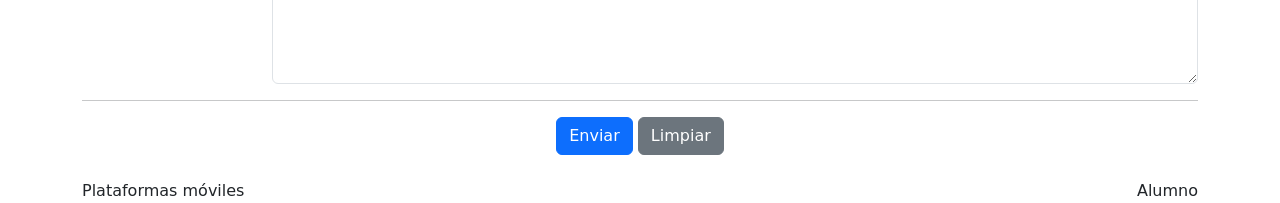
<file: tp-7/index.html>
<!DOCTYPE html>
<html lang="es">
<head>
  <meta charset="UTF-8">
  <meta name="viewport" content="width=device-width, initial-scale=1.0">
  <title>TP N°7</title>
  <link href="https://cdn.jsdelivr.net/npm/bootstrap@5.3.3/dist/css/bootstrap.min.css" rel="stylesheet">
</head>
<body>

  <nav class="navbar navbar-expand-lg navbar-dark bg-dark">
    <div class="container">
      <a class="navbar-brand" href="#">Alumno</a>
      <button class="navbar-toggler" type="button" data-bs-toggle="collapse" data-bs-target="#navbarNav">
        <span class="navbar-toggler-icon"></span>
      </button>
      <div class="collapse navbar-collapse justify-content-end" id="navbarNav">
        <ul class="navbar-nav">
          <li class="nav-item"><a class="nav-link" href="#">Link1</a></li>
          <li class="nav-item"><a class="nav-link" href="#">Link2</a></li>
          <li class="nav-item"><a class="nav-link" href="#">Link3</a></li>
        </ul>
      </div>
    </div>
  </nav>

  <div id="carouselExample" class="carousel slide" data-bs-ride="carousel">
    <div class="carousel-inner">
      <div class="carousel-item active">
        <div class="d-block w-100 bg-secondary text-white text-center" style="height:300px;">
          <h2 class="mt-5"></h2>
        </div>
      </div>
  </div>
<hr>
  <div class="container my-5">
    <div class="text-center">
      <h1>Artículo</h1>
      <h3 class="text-muted">Subtítulo del artículo</h3>
    </div>
    <p class="mt-3">
      Lorem ipsum dolor sit amet, consectetur adipiscing elit. Vestibulum dictum lectus viverra
      consectetur luctus. Vestibulum ante ipsum primis in faucibus orci luctus et ultrices posuere
      cubilia curae; Mauris rhoncus iaculis lacus, vel varius nisl luctus non. Nullam rhoncus magna
      et efficitur pulvinar. Suspendisse potenti. Aenean nec luctus erat. Cras finibus enim, suscipit
      in facilisis et, dictum in ipsum. Nulla dignissim, mi non hendrerit luctus, felis purus egestas
      purus, vel vestibulum sapien lacus at lorem.
    </p>
  </div>

  <div class="container my-5">
    <div class="row">
            <div class="col-md-3 mb-3">
        <div class="card h-100">
          <div class="card-body" style="background-color:gray; height: 200px; border: solid 10px #ccc;">
            <h2>Carta</h2>
            <p>Algo de texto en su tarjeta</p>
          </div>
        </div>
      </div>
      <div class="col-md-3 mb-3">
        <div class="card h-100">
          <div class="card-body" style="background-color:gray; height: 200px; border: solid 10px #ccc;">
          <h2>Carta</h2>
            <p>Algo de texto en su tarjeta</p>
          </div>
        </div>
      </div>
      <div class="col-md-3 mb-3">
        <div class="card h-100">
          <div class="card-body" style="background-color:gray; height: 200px; border: solid 10px #ccc;">
          <h2>Carta</h2>
            <p>Algo de texto en su tarjeta</p>
          </div>
        </div>
      </div>
      <div class="col-md-3 mb-3">
        <div class="card h-100">
          <div class="card-body" style="background-color:gray; height: 200px; border: solid 10px #ccc;">
         </div>
          <h2>Carta</h2>
            <p>Algo de texto en su tarjeta</p>
         
        </div>
      </div>
      </div>
    </div>
  </div>
  
<div class="container mt-4">
<hr>
    <h3>FAQ</h3>

   <div class="accordion mb-4 d-none d-md-block" id="faq">

        <div class="accordion-item">
            <h2 class="accordion-header">
                <button class="accordion-button"
                    type="button"
                    data-bs-toggle="collapse"
                    data-bs-target="#item1">
                    Item#1
                </button>
            </h2>

            <div id="item1"
                 class="accordion-collapse collapse show"
                 data-bs-parent="#faq">

                <div class="accordion-body">
                  Lorem ipsum dolor sit amet, consectetur adipiscing elit. Vestibulum dictum lectus viverra
lorem lobortis lacinia. Vestibulum ante ipsum primis in faucibus orci luctus et ultrices
posuere cubilia curae; Mauris interdum lacus vel augue lacinia, vitae sagittis turpis luctus.
Morbi ultricies nunc mattis hendrerit dignissim. In hac habitasse platea dictumst. Sed
massa libero, accumsan eget lacus ac, cursus lobortis justo. Ut sit amet posuere ligula, eu
viverra velit. Vivamus condimentum feugiat luctus.
                  
                </div>

            </div>
        </div>

        <div class="accordion-item">
            <h2 class="accordion-header">
                <button class="accordion-button collapsed"
                    type="button"
                    data-bs-toggle="collapse"
                    data-bs-target="#item2">
                    Item#2
                </button>
            </h2>

            <div id="item2"
                 class="accordion-collapse collapse"
                 data-bs-parent="#faq">

                <div class="accordion-body">
                    Contenido del Item #2.
                </div>

            </div>
        </div>
        <div class="accordion-item">
            <h2 class="accordion-header">
                <button class="accordion-button collapsed"
                    type="button"
                    data-bs-toggle="collapse"
                    data-bs-target="#item3">
                    Item#3
                </button>
            </h2>
            <div id="item3"
                 class="accordion-collapse collapse"
                 data-bs-parent="#faq">
                <div class="accordion-body">
                    Contenido del Item #3.
                </div>
            </div>
        </div>
    </div>
    <form>
        <div class="row mb-3">
            <label class="col-md-2 col-form-label">Nombre</label>
            <div class="col-md-10">
                <input type="text" class="form-control">
            </div>
        </div>
        <div class="row mb-3">
            <label class="col-md-2 col-form-label">Email</label>
            <div class="col-md-10">
                <input type="email" class="form-control">
            </div>
        </div>
        <div class="row mb-3">
            <label class="col-md-2 col-form-label">Comentario</label>
            <div class="col-md-10">
                <textarea class="form-control" rows="5"></textarea>
            </div>
        </div>
<hr>
 <div class="text-center">
    <button type="submit" class="btn btn-primary">
        Enviar
    </button>
    <button type="reset" class="btn btn-secondary">
        Limpiar
    </button>
</div>   
    </form>
</div>
<footer class="mt-4">
    <div class="container d-flex justify-content-between">
        <span>Plataformas móviles</span>
        <span>Alumno</span>
    </div>
</footer>
  <script src="https://cdn.jsdelivr.net/npm/bootstrap@5.3.3/dist/js/bootstrap.bundle.min.js"></script>
</body>
</html>
</file>
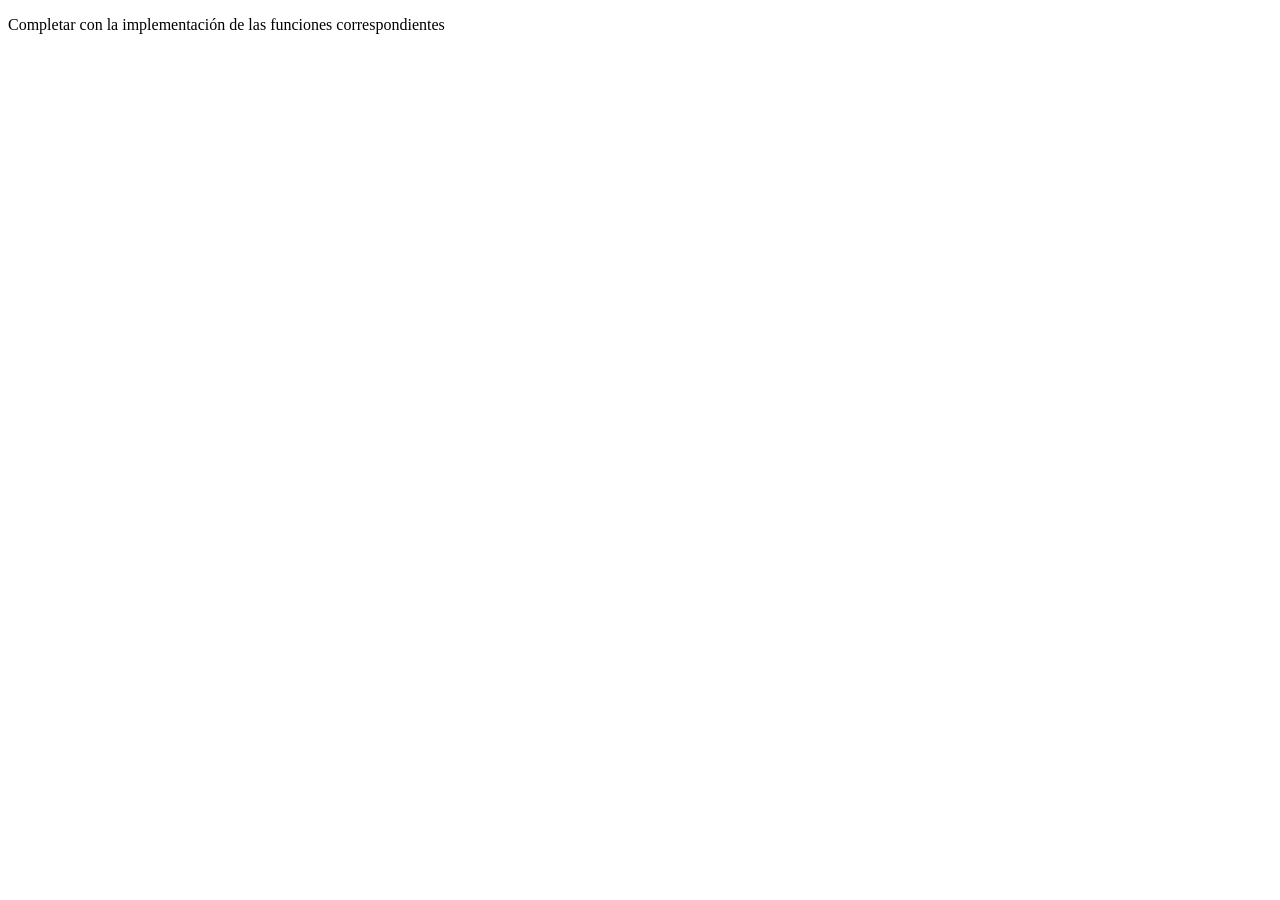
<file: tp-8/index.html>
<!DOCTYPE html>
<html>
<head>
	<meta charset="utf-8">
	<meta name="viewport" content="width=device-width, initial-scale=1">
	<title>TP-7: Funciones en JavaScript</title>
</head>
<body>
<p>Completar con la implementación de las funciones correspondientes</p>
<script type="text/javascript">
// Numeros

// 1- Implementar una función "suma" que retorne la suma de 2 numeros
// ejemplo: suma(2,3) retorna 5
function suma(num1, num2) {
    return num1 + num2;
}

console.log("Resultados de suma():")
console.log(suma(2,3)); // 5
console.log(suma(4,4)); // 8
console.log(suma(-10,10)); // 0


// 2- Implementar una función "elevarAlCubo" que eleve al cubo un numero
// ejemplo: elevarAlCubo(3) retorna 27
const elevarAlCubo = function(num) {
    return num ** 3;
};

console.log("Resultados de elevarAlCubo():")
console.log(elevarAlCubo(3)); // 27
console.log(elevarAlCubo(99)); // 970299


// 3- Implementar una función "restoDivisionEntera" para devolver el resto de una división entera entre un dividendo y un divisor
// ejemplo: restoDivisionEntera(3,2) retorna 1
const restoDivisionEntera = (dividendo, divisor) => {
    return dividendo % divisor;
};

console.log("Resultados de restoDivisionEntera():")
console.log(restoDivisionEntera(1,3)); // 1
console.log(restoDivisionEntera(2,3)); // 2
console.log(restoDivisionEntera(3,3)); // 0
console.log(restoDivisionEntera(4,3)); // 1


// 4- Implementar una función "numeroPi" para devolver el numero PI
// ejemplo: numeroPi() retorna 3,14...
function numeroPi() {
    return Math.PI;
}

console.log("Resultado de numeroPi():")
console.log(numeroPi())


// 5- Implementar una función "numeroRandom" para devolver un número random (aleatorio)
// ejemplo: numeroRandom() retorna 0,123...
const numeroRandom = function() {
    return Math.random();
};

console.log("Resultados de numeroRandom():")
console.log(numeroRandom())
console.log(numeroRandom())
console.log(numeroRandom())


// 6- Implementar una función "numeroRandomDesdeHasta" para devolver un número random entre 2 valores recibidos como parámetros
// ejemplo: numeroRandomDesdeHasta(1,6) retorna 3
const numeroRandomDesdeHasta = function(desde, hasta) {
    return Math.floor(Math.random() * (hasta - desde + 1)) + desde;
};

console.log("Resultados de numeroRandomDesdeHasta():")
console.log(numeroRandomDesdeHasta(1,6))
console.log(numeroRandomDesdeHasta(2,5))
console.log(numeroRandomDesdeHasta(3,4))


// 7- Implementar una función "esPar" que reciba un número como parámetro y devuelva verdadero si el número es par, o falso si es impar
// ejemplo: esPar(4) retorna true, esPar(5) retorna false
function esPar(num) {
    return num % 2 === 0;
}

console.log("Resultados de esPar():")
console.log(esPar(4)); // true
console.log(esPar(5)); // false
console.log(esPar(0)); // true
console.log(esPar(-2)); // true


// 8- Implementar una función "esPositivo" que reciba un número y devuelva true si el número es positivo, o false si es negativo o cero
// ejemplo: esPositivo(4) retorna true, esPositivo(-3) retorna false
const esPositivo = function(num) {
    return num > 0;
};

console.log("Resultados de esPositivo():")
console.log(esPositivo(4)); // true
console.log(esPositivo(-3)); // false
console.log(esPositivo(0)); // false


// 9- Implementar una función "clasificarNumero" que reciba un número y retorne un mensaje indicando si el número es par o impar, y si es positivo o negativo
// ejemplo: clasificarNumero(4) retorna "El número 4 es par y positivo."
// ejemplo: clasificarNumero(-3) retorna "El número -3 es impar y negativo."
const clasificarNumero = (num) => {
    let paridad;

    if (esPar(num)) {
        paridad = "par";
    } else {
        paridad = "impar";
    }

    if (num > 0) {
        return `El número ${num} es ${paridad} y positivo.`;
    } else if (num < 0) {
        return `El número ${num} es ${paridad} y negativo.`;
    } else {
        return `El número ${num} es ${paridad} y no positivo.`;
    }
};

console.log("Resultados de clasificarNumero():")
console.log(clasificarNumero(4)); // "El número 4 es par y positivo."
console.log(clasificarNumero(-3)); // "El número -3 es impar y negativo."
console.log(clasificarNumero(0)); // "El número 0 es par y no positivo."


// Cadenas de Caracteres

// 10- Implementar una función "transformarMayuscula" que transforme a mayúscula la cadena de caracteres recibida como parámetro
// ejemplo: transformarMayuscula("Plataformas Móviles") retorna "PLATAFORMAS MÓVILES"
function transformarMayuscula(texto) {
    return texto.toUpperCase();
}

console.log("Resultados de transformarMayuscula():")
console.log(transformarMayuscula("Plataformas Móviles"))
console.log(transformarMayuscula("hola mundo"))
console.log(transformarMayuscula("abc"))


// 11- Implementar una función "primeraLetra" que nos devuelva la inicial de la cadena de caracteres recibida como parámetro
// ejemplo: primeraLetra("Plataformas") retorna "P"
const primeraLetra = function(texto) {
    return texto.charAt(0);
};

console.log("Resultados de primeraLetra():")
console.log(primeraLetra("Plataformas Móviles"))
console.log(primeraLetra("hola mundo"))
console.log(primeraLetra("abc"))


// 12- Implementar una función "sinPrimeraLetra" que nos devuelva la cadena de caracteres recibida como parámetro sin la primera letra
// ejemplo: sinPrimeraLetra("Plataformas") retorna "lataformas"
const sinPrimeraLetra = (texto) => {
    return texto.slice(1);
};

console.log("Resultados de sinPrimeraLetra():")
console.log(sinPrimeraLetra("Plataformas Móviles"))
console.log(sinPrimeraLetra("hola mundo"))
console.log(sinPrimeraLetra("abc"))


// 13- Implementar una función "primeraLetraMayuscula" que devuelve la cadena de caracteres recibida, pero con su primera letra en mayúscula
// ejemplo: primeraLetraMayuscula("plataformas") retorna "Plataformas"
function primeraLetraMayuscula(texto) {
    return texto.charAt(0).toUpperCase() + texto.slice(1);
}

console.log("Resultados de primeraLetraMayuscula():")
console.log(primeraLetraMayuscula("plataformas móviles"))
console.log(primeraLetraMayuscula("hola mundo"))
console.log(primeraLetraMayuscula("abc"))


// 14- Implementar una función "terminaCon" que devuelve verdadero o falso si la palabra termina con la terminación recibida
// ejemplo: terminaCon("plataformas", "mas") retorna true
const terminaCon = function(palabra, terminacion) {
    return palabra.endsWith(terminacion);
};

console.log("Resultados de terminaCon():")
console.log(terminaCon("hola", "a")); // true
console.log(terminaCon("hola", "o")); // false
console.log(terminaCon("plataformas", "mas")); // true
console.log(terminaCon("plataformas", "más")); // false


// 15- Implementar una función "palabraInvertida" que devuelva la palabra invertida
// ejemplo: palabraInvertida("hola") retorna "aloh";
const palabraInvertida = (palabra) => {
    return palabra.split("").reverse().join("");
};

console.log("Resultados de palabraInvertida():")
console.log(palabraInvertida("plataformas móviles"))
console.log(palabraInvertida("hola mundo"))
console.log(palabraInvertida("abc"))

</script>
</body>
</html>
</file>
